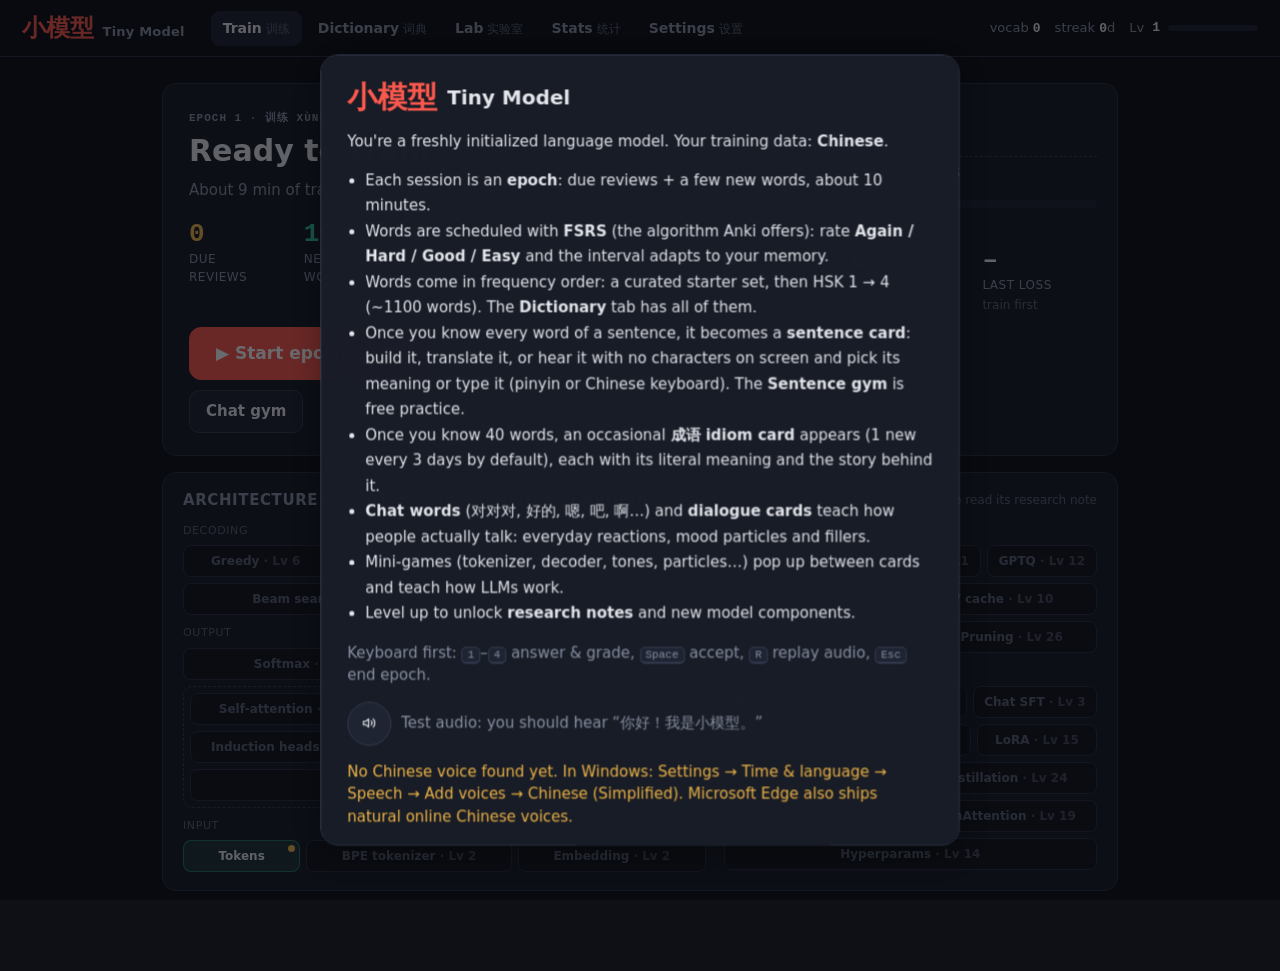
<file: index.html>
<!doctype html>
<!-- Entry point for GitHub Pages: the game itself lives in xiaomoxing.html. -->
<html lang="en">
<head>
<meta charset="utf-8">
<title>小模型 · Tiny Model</title>
<meta http-equiv="refresh" content="0; url=xiaomoxing.html">
<link rel="canonical" href="xiaomoxing.html">
</head>
<body>
<p><a href="xiaomoxing.html">Open Tiny Model</a></p>
</body>
</html>
</file>
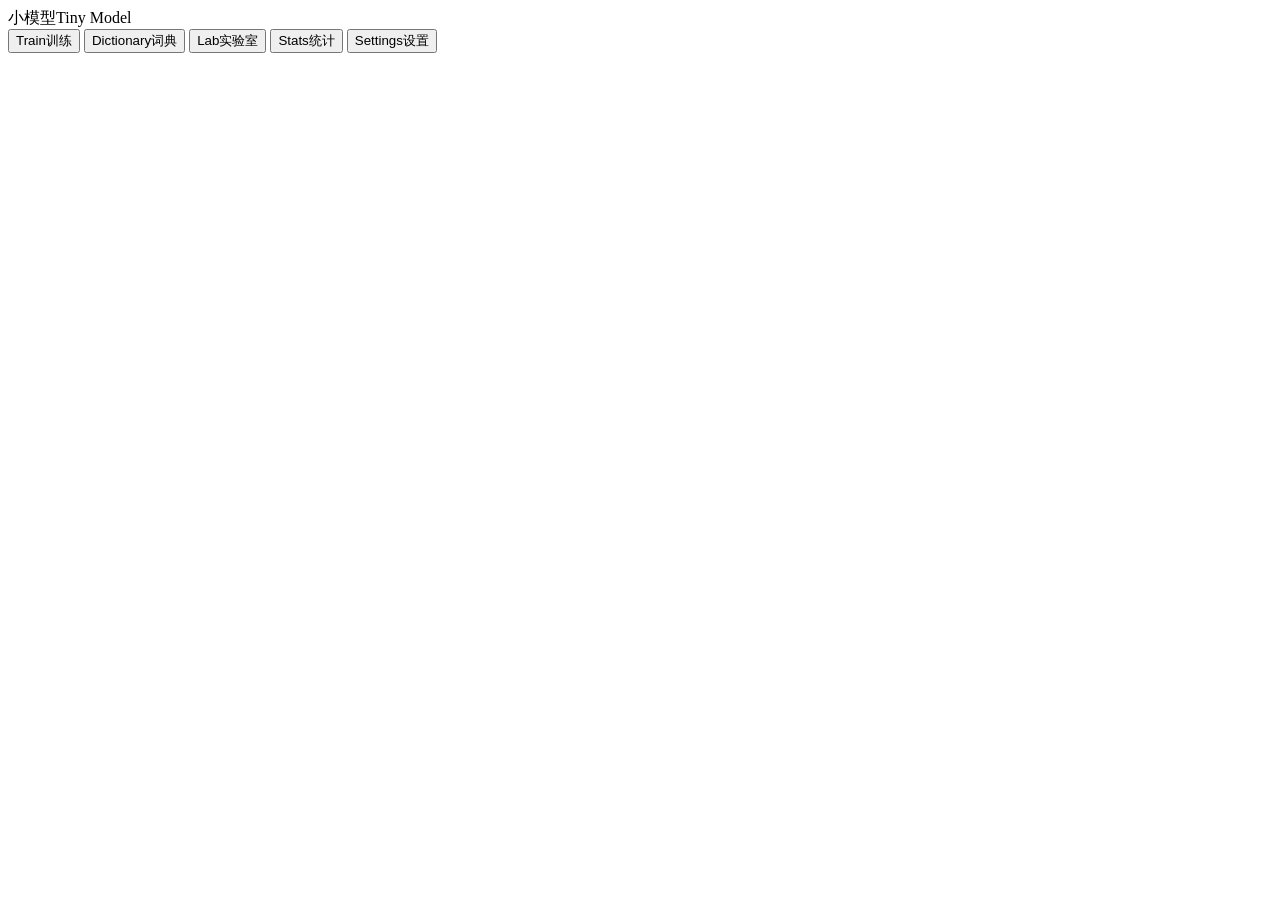
<file: source/src/template.html>
<!doctype html>
<html lang="en">
<head>
<meta charset="utf-8">
<meta name="viewport" content="width=device-width, initial-scale=1">
<title>小模型 · Tiny Model</title>
<link rel="icon" href="data:image/svg+xml,%3Csvg xmlns='http://www.w3.org/2000/svg' viewBox='0 0 64 64'%3E%3Crect width='64' height='64' rx='14' fill='%23ff5b4f'/%3E%3Ctext x='32' y='46' font-size='40' text-anchor='middle' fill='white' font-family='KaiTi,serif'%3E%E5%B0%8F%3C/text%3E%3C/svg%3E">
<style>
/*__CSS__*/
</style>
</head>
<body>
<header class="topbar">
  <div class="logo" title="Dashboard"><span class="zh">小模型</span><span class="en">Tiny Model</span></div>
  <nav class="nav">
    <button data-go="home">Train<span class="zh">训练</span></button>
    <button data-go="dict">Dictionary<span class="zh">词典</span></button>
    <button data-go="lab">Lab<span class="zh">实验室</span></button>
    <button data-go="stats">Stats<span class="zh">统计</span></button>
    <button data-go="settings">Settings<span class="zh">设置</span></button>
  </nav>
  <div class="topstats" id="topstats"></div>
</header>
<main id="main"></main>
<div class="toasts" id="toasts"></div>
<script>
/*__JS__*/
</script>
</body>
</html>
</file>
